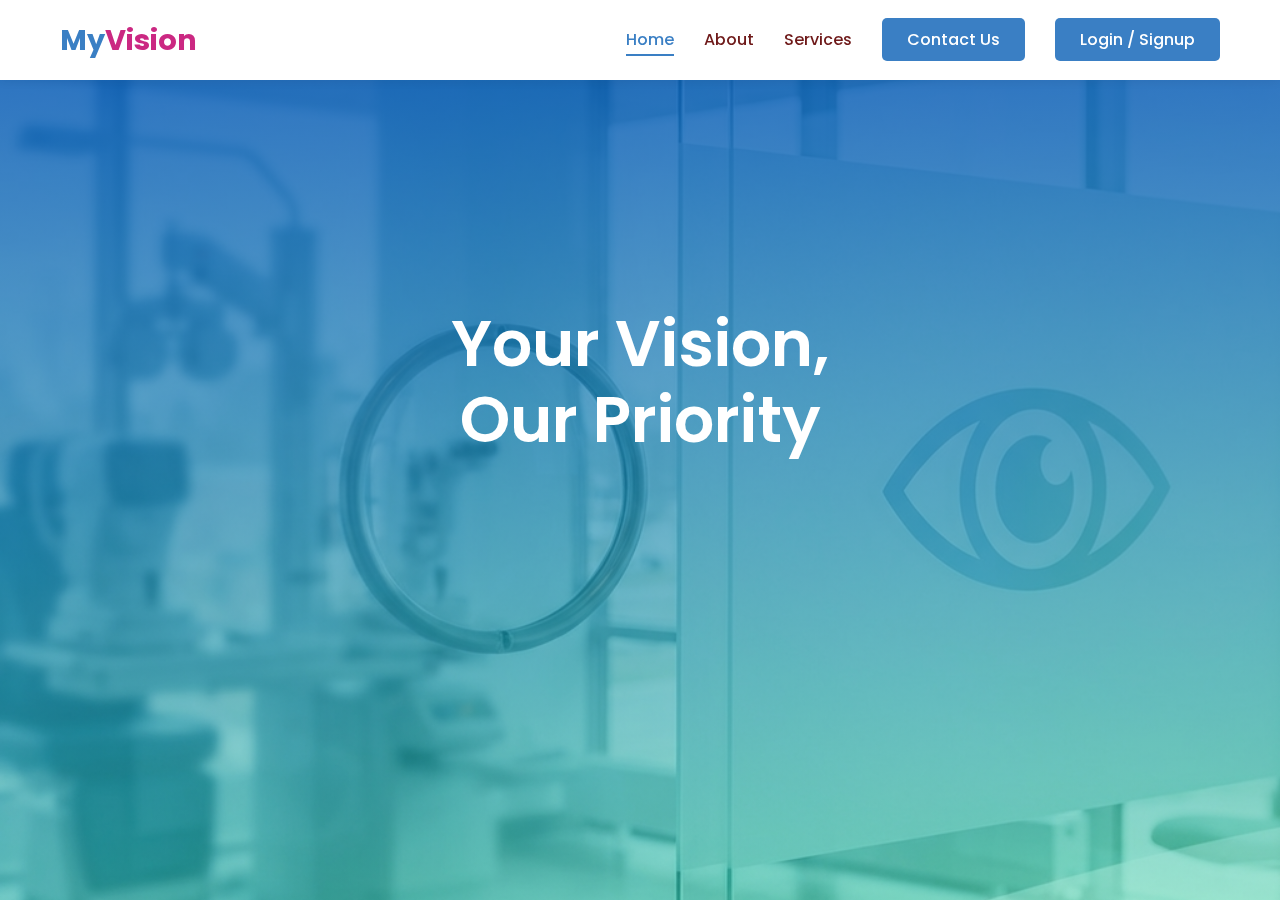
<file: index.html>
<!DOCTYPE html>
<html lang="en">

<head>
    <meta charset="UTF-8">
    <meta name="viewport" content="width=device-width, initial-scale=1.0">
    <title>MyVision Eye Clinic - Your Vision, Our Priority</title>
    <meta name="description"
        content="Expert eye care services including checkups, surgery, and pediatric care. Book your appointment at MyVision Eye Clinic today.">
    <link rel="stylesheet" href="style.css">
    <!-- Font Awesome for Icons -->
    <link rel="stylesheet" href="https://cdnjs.cloudflare.com/ajax/libs/font-awesome/6.0.0/css/all.min.css">
</head>

<body>

    <!-- Navigation -->
    <nav class="navbar">
        <div class="container nav-container">
            <a href="#" class="logo">My<span>Vision</span></a>
            <div class="hamburger">
                <div class="line"></div>
                <div class="line"></div>
                <div class="line"></div>
            </div>
            <ul class="nav-links">
                <li><a href="#home" class="active">Home</a></li>
                <li><a href="#about">About</a></li>
                <li><a href="#services">Services</a></li>
                <li><a href="#contact" class="btn-nav">Contact Us</a></li>
                <li><a href="#" id="authBtn" class="btn-nav">Login / Signup</a></li>
            </ul>
        </div>
    </nav>

    <!-- Hero Section -->
    <header id="home" class="hero">
        <div class="container hero-content">
            <h1>Your Vision, <br>Our Priority</h1>
            <p>Comprehensive eye care solutions tailored to your needs. Trust our expert ophthalmologists for clearer
                vision and a healthier life.</p>
            <div class="hero-btns">
                <a href="#contact" class="btn btn-primary">Book Appointment</a>
                <a href="#services" class="btn btn-secondary">Our Services</a>
            </div>
        </div>
    </header>

    <!-- About Section -->
    <section id="about" class="about section-padding">
        <div class="container about-container">
            <div class="about-image">
                <img src="doctor.png" alt="Dr. Sharma, Senior Ophthalmologist at MyVision Eye Clinic">
            </div>
            <div class="about-text">
                <h4 class="sub-heading">About Us</h4>
                <h2 class="heading">See the World Clearly</h2>
                <p>MyVision Eye Clinic is a premier eye care center dedicated to providing advanced diagnostic and
                    surgical services. With over 15 years of experience, we combine medical expertise with compassionate
                    care to ensure the best outcomes for our patients.</p>
                <ul class="about-features">
                    <li><i class="fas fa-check-circle"></i> Experienced Ophthalmologists</li>
                    <li><i class="fas fa-check-circle"></i> Advanced Diagnostic Technology</li>
                    <li><i class="fas fa-check-circle"></i> Sterile & Patient-Focused Care</li>
                    <li><i class="fas fa-check-circle"></i> Comprehensive Eye Exams</li>
                </ul>
                <a href="#" id="meetTeamBtn" class="btn btn-primary">Meet Our Team</a>
            </div>
        </div>
    </section>

    <!-- Services Section -->
    <section id="services" class="services section-padding bg-light">
        <div class="container">
            <div class="section-header text-center">
                <h4 class="sub-heading">Our Services</h4>
                <h2 class="heading">Expert Eye Care</h2>
                <p>From routine checkups to advanced surgeries, we offer a full spectrum of eye care services.</p>
            </div>

            <div class="services-grid">
                <!-- Service 1 -->
                <div class="service-card">
                    <div class="icon-box">
                        <i class="fas fa-eye"></i>
                    </div>
                    <h3>Comprehensive Checkup</h3>
                    <p>Detailed eye examinations to detect issues early and maintain optimal eye health.</p>
                </div>

                <!-- Service 2 -->
                <div class="service-card">
                    <div class="icon-box">
                        <i class="fas fa-glasses"></i>
                    </div>
                    <h3>Vision Testing & Glasses</h3>
                    <p>Precise refraction testing and a wide range of stylish frames and lenses.</p>
                </div>

                <!-- Service 3 -->
                <div class="service-card">
                    <div class="icon-box">
                        <i class="fas fa-brain"></i>
                    </div>
                    <h3>Cataract Screening</h3>
                    <p>Advanced screening and consultation for cataract and glaucoma management.</p>
                </div>

                <!-- Service 4 -->
                <div class="service-card">
                    <div class="icon-box">
                        <i class="fas fa-child"></i>
                    </div>
                    <h3>Pediatric Eye Care</h3>
                    <p>Specialized eye care for children to ensure healthy vision development.</p>
                </div>
            </div>
        </div>
    </section>

    <!-- Contact Section -->
    <section id="contact" class="contact section-padding">
        <div class="container">
            <div class="section-header text-center">
                <h4 class="sub-heading">Contact Us</h4>
                <h2 class="heading">Book An Appointment</h2>
                <p>We are here to answer your questions and schedule your visit.</p>
            </div>

            <div class="contact-wrapper">
                <div class="contact-info">
                    <div class="info-item">
                        <i class="fas fa-map-marker-alt"></i>
                        <div class="details">
                            <h4>Location</h4>
                            <p>near college,main road,Bhawanipatna,Odisha,766001</p>
                        </div>
                    </div>
                    <div class="info-item">
                        <i class="fas fa-phone-alt"></i>
                        <div class="details">
                            <h4>Phone</h4>
                            <p>+91 7205769288</p>
                        </div>
                    </div>
                    <div class="info-item">
                        <i class="fas fa-envelope"></i>
                        <div class="details">
                            <h4>Email</h4>
                            <p>appointments@myvisionclinic.com</p>
                        </div>
                    </div>

                    <!-- Google Map Placeholder -->
                    <div class="map-container">
                        <iframe
                            src="https://www.google.com/maps/embed?pb=!1m18!1m12!1m3!1d2105.79584777271!2d-0.12775828399658203!3d51.5073509121949!2m3!1f0!2f0!3f0!3m2!1i1024!2i768!4f13.1!3m3!1m2!1s0x487604c38c8cd1d9%3A0xb78f2474b9a45aa9!2sBig%20Ben!5e0!3m2!1sen!2suk!4v1629864234567!5m2!1sen!2suk"
                            width="100%" height="250" style="border:0;" allowfullscreen="" loading="lazy">
                        </iframe>
                    </div>
                </div>

                <div class="contact-form-container">
                    <form id="appointmentForm" class="contact-form">
                        <div class="form-group">
                            <input type="text" id="name" placeholder="Your Name" required>
                            <small class="error-msg">Name is required</small>
                        </div>
                        <div class="form-group">
                            <input type="email" id="email" placeholder="Your Email" required>
                            <small class="error-msg">Valid email is required</small>
                        </div>
                        <div class="form-group">
                            <input type="tel" id="phone" placeholder="Your Phone" required>
                            <small class="error-msg">Phone number is required</small>
                        </div>
                        <div class="form-group">
                            <textarea id="message" rows="5" placeholder="Reason for Visit / Message"
                                required></textarea>
                            <small class="error-msg">Message cannot be empty</small>
                        </div>
                        <button type="submit" class="btn btn-primary full-width">Send Message</button>
                    </form>
                </div>
            </div>
        </div>
    </section>

    <!-- Footer -->
    <footer class="footer">
        <div class="container text-center">
            <p>&copy; 2026 MyVision Eye Clinic. All Rights Reserved.</p>
            <div class="social-links">
                <a href="#"><i class="fab fa-facebook-f"></i></a>
                <a href="#"><i class="fab fa-twitter"></i></a>
                <a href="#"><i class="fab fa-instagram"></i></a>
                <a href="#"><i class="fab fa-linkedin-in"></i></a>
            </div>
        </div>
    </footer>

    <!-- Authentication Modal -->
    <div id="authModal" class="modal">
        <div class="modal-content">
            <span class="close">&times;</span>
            <div class="auth-container">
                <div class="auth-tabs">
                    <button class="auth-tab active" data-tab="login">Login</button>
                    <button class="auth-tab" data-tab="signup">Sign Up</button>
                </div>

                <!-- Login Form -->
                <form id="loginForm" class="auth-form active" autocomplete="on">
                    <h3>Welcome Back</h3>
                    <div class="form-group">
                        <input type="email" id="loginEmail" name="email" placeholder="Email" required autocomplete="email">
                    </div>
                    <div class="form-group">
                        <input type="password" id="loginPassword" name="password" placeholder="Password" required autocomplete="current-password">
                    </div>
                    <button type="submit" class="btn btn-primary full-width">Login</button>
                    <p class="auth-message" id="loginMessage"></p>
                </form>

                <!-- Signup Form -->
                <form id="signupForm" class="auth-form" autocomplete="on">
                    <h3>Create Account</h3>
                    <div class="form-group">
                        <input type="email" id="signupEmail" name="email" placeholder="Email" required autocomplete="email">
                    </div>
                    <div class="form-group">
                        <input type="password" id="signupPassword" name="new-password" placeholder="Password (min 6 characters)" required minlength="6" autocomplete="new-password">
                    </div>
                    <div class="form-group">
                        <input type="password" id="signupConfirmPassword" name="confirm-password" placeholder="Confirm Password" required minlength="6" autocomplete="new-password">
                    </div>
                    <button type="submit" class="btn btn-primary full-width">Sign Up</button>
                    <p class="auth-message" id="signupMessage"></p>
                </form>
            </div>
        </div>
    </div>

    <!-- Team Modal -->
    <div id="teamModal" class="modal">
        <div class="modal-content team-modal-content">
            <span class="close" onclick="closeTeamModal()">&times;</span>
            <div class="team-modal-body">
                <h2 class="heading text-center">Meet Our Expert Team</h2>
                <p class="text-center" style="margin-bottom: 40px; color: var(--light-text);">Our board-certified ophthalmologists bring decades of experience in eye care</p>
                
                <div class="team-grid">
                    <!-- Doctor 1 -->
                    <div class="doctor-card">
                        <div class="doctor-avatar">
                            <i class="fas fa-user-md"></i>
                        </div>
                        <h3>Dr. Rajesh Sharma</h3>
                        <p class="doctor-title">Chief Ophthalmologist</p>
                        <p class="doctor-specialty">Specialization: Cataract & Refractive Surgery</p>
                        <p class="doctor-experience">Experience: 18 Years</p>
                        <p class="doctor-education">MBBS, MS (Ophthalmology), FRCS</p>
                    </div>

                    <!-- Doctor 2 -->
                    <div class="doctor-card">
                        <div class="doctor-avatar">
                            <i class="fas fa-user-md"></i>
                        </div>
                        <h3>Dr. Priya Patel</h3>
                        <p class="doctor-title">Senior Consultant</p>
                        <p class="doctor-specialty">Specialization: Pediatric Ophthalmology</p>
                        <p class="doctor-experience">Experience: 12 Years</p>
                        <p class="doctor-education">MBBS, DNB (Ophthalmology)</p>
                    </div>

                    <!-- Doctor 3 -->
                    <div class="doctor-card">
                        <div class="doctor-avatar">
                            <i class="fas fa-user-md"></i>
                        </div>
                        <h3>Dr. Anil Kumar</h3>
                        <p class="doctor-title">Consultant Ophthalmologist</p>
                        <p class="doctor-specialty">Specialization: Glaucoma & Retina</p>
                        <p class="doctor-experience">Experience: 15 Years</p>
                        <p class="doctor-education">MBBS, MS, Fellowship in Glaucoma</p>
                    </div>

                    <!-- Doctor 4 -->
                    <div class="doctor-card">
                        <div class="doctor-avatar">
                            <i class="fas fa-user-md"></i>
                        </div>
                        <h3>Dr. Meera Reddy</h3>
                        <p class="doctor-title">Consultant Ophthalmologist</p>
                        <p class="doctor-specialty">Specialization: Cornea & LASIK Surgery</p>
                        <p class="doctor-experience">Experience: 10 Years</p>
                        <p class="doctor-education">MBBS, MS (Ophthalmology), Fellowship</p>
                    </div>

                    <!-- Doctor 5 -->
                    <div class="doctor-card">
                        <div class="doctor-avatar">
                            <i class="fas fa-user-md"></i>
                        </div>
                        <h3>Dr. Suresh Iyer</h3>
                        <p class="doctor-title">Associate Consultant</p>
                        <p class="doctor-specialty">Specialization: Oculoplastic Surgery</p>
                        <p class="doctor-experience">Experience: 8 Years</p>
                        <p class="doctor-education">MBBS, DNB, Fellowship in Oculoplasty</p>
                    </div>

                    <!-- Doctor 6 -->
                    <div class="doctor-card">
                        <div class="doctor-avatar">
                            <i class="fas fa-user-md"></i>
                        </div>
                        <h3>Dr. Kavita Singh</h3>
                        <p class="doctor-title">Junior Consultant</p>
                        <p class="doctor-specialty">Specialization: General Ophthalmology</p>
                        <p class="doctor-experience">Experience: 5 Years</p>
                        <p class="doctor-education">MBBS, MS (Ophthalmology)</p>
                    </div>
                </div>
            </div>
        </div>
    </div>

    <!-- Success Popup -->
    <div id="successPopup" class="success-popup">
        <div class="success-popup-content">
            <div class="success-icon">
                <i class="fas fa-check-circle"></i>
            </div>
            <h3 id="successTitle">Success!</h3>
            <p id="successMessage">Your message has been received.</p>
            <button class="btn btn-primary" onclick="closeSuccessPopup()">OK</button>
        </div>
    </div>

    <script src="script.js?v=3.4"></script>
</body>

</html>
</file>
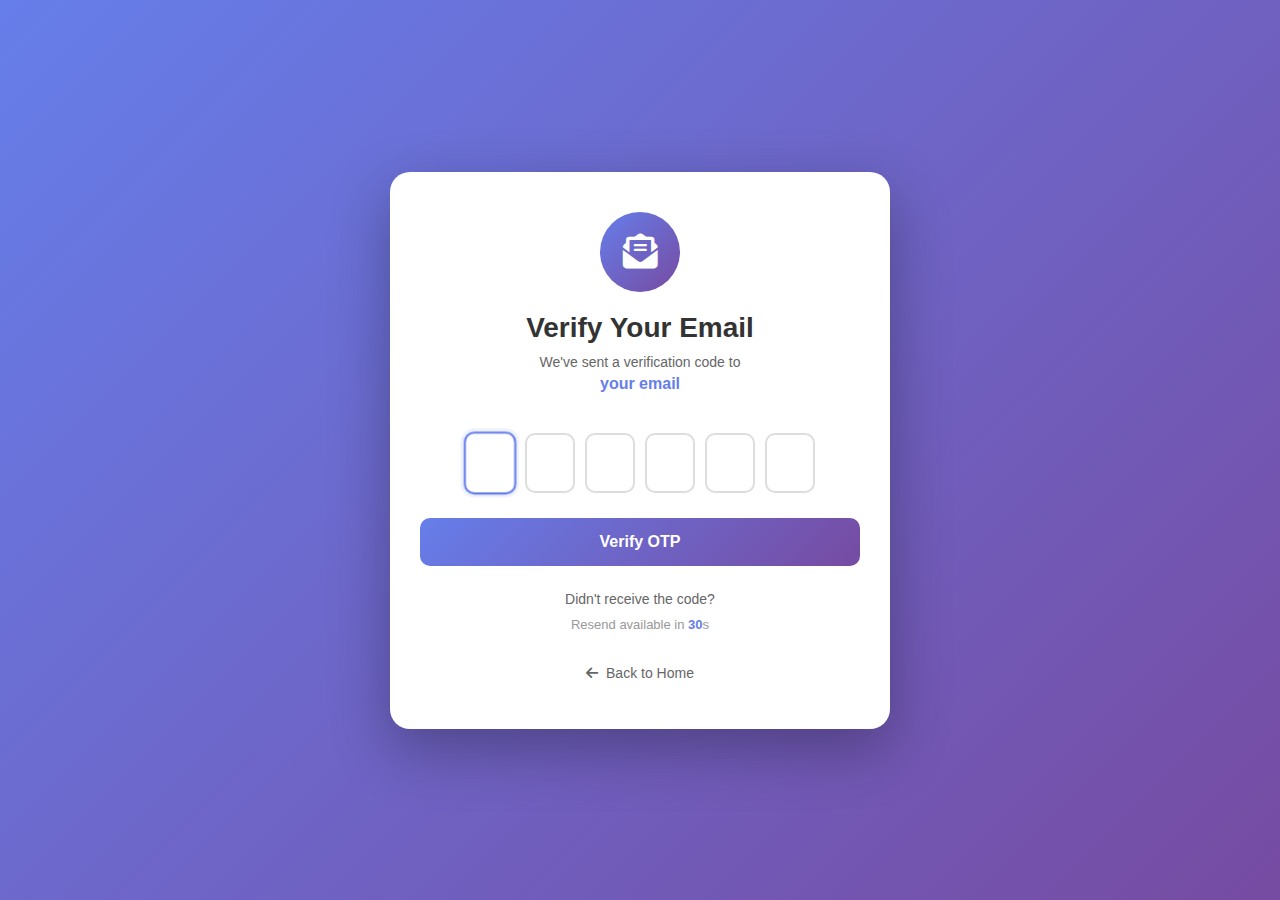
<file: verify-otp.html>
<!DOCTYPE html>
<html lang="en">
<head>
    <meta charset="UTF-8">
    <meta name="viewport" content="width=device-width, initial-scale=1.0">
    <title>Verify OTP - MyVision</title>
    <link rel="stylesheet" href="verify-otp.css">
    <link rel="stylesheet" href="https://cdnjs.cloudflare.com/ajax/libs/font-awesome/6.4.0/css/all.min.css">
</head>
<body>
    <div class="verification-container">
        <div class="verification-card">
            <!-- Logo/Header -->
            <div class="verification-header">
                <div class="icon-circle">
                    <i class="fas fa-envelope-open-text"></i>
                </div>
                <h1>Verify Your Email</h1>
                <p class="subtitle">We've sent a verification code to</p>
                <p class="email-display" id="emailDisplay">your email</p>
            </div>

            <!-- OTP Input Boxes -->
            <div class="otp-container">
                <input type="text" maxlength="1" class="otp-input" id="otp1" autocomplete="off">
                <input type="text" maxlength="1" class="otp-input" id="otp2" autocomplete="off">
                <input type="text" maxlength="1" class="otp-input" id="otp3" autocomplete="off">
                <input type="text" maxlength="1" class="otp-input" id="otp4" autocomplete="off">
                <input type="text" maxlength="1" class="otp-input" id="otp5" autocomplete="off">
                <input type="text" maxlength="1" class="otp-input" id="otp6" autocomplete="off">
            </div>

            <!-- Error Message -->
            <div class="error-message" id="errorMessage" style="display: none;">
                <i class="fas fa-exclamation-circle"></i>
                <span id="errorText">Invalid OTP. Please try again.</span>
            </div>

            <!-- Success Message -->
            <div class="success-message" id="successMessage" style="display: none;">
                <i class="fas fa-check-circle"></i>
                <span>Email verified successfully!</span>
            </div>

            <!-- Verify Button -->
            <button class="verify-btn" id="verifyBtn">
                <span id="verifyBtnText">Verify OTP</span>
                <span class="loader" id="verifyLoader" style="display: none;"></span>
            </button>

            <!-- Resend OTP Section -->
            <div class="resend-section">
                <p class="resend-text">Didn't receive the code?</p>
                <button class="resend-btn" id="resendBtn">
                    <i class="fas fa-redo"></i>
                    <span id="resendBtnText">Resend OTP</span>
                </button>
                <p class="timer-text" id="timerText" style="display: none;">
                    Resend available in <span id="countdown">30</span>s
                </p>
            </div>

            <!-- Back to Login -->
            <div class="back-link">
                <a href="index.html">
                    <i class="fas fa-arrow-left"></i> Back to Home
                </a>
            </div>
        </div>
    </div>

    <script src="verify-otp.js"></script>
</body>
</html>
</file>
<file: style.css>
@import url('https://fonts.googleapis.com/css2?family=Poppins:wght@300;400;500;600;700&display=swap');


:root {
    --primary-color: #3a7fc4;
    
    --secondary-color: #cb2882;
    
    --accent-color: #e9f4f2;
    --text-color: #6e1919;
    --light-text: #732b68;
    --white: #ffffff;
    --nav-height: 80px;
    --transition: all 0.3s ease;
    --shadow: 0 4px 6px rgba(0, 0, 0, 0.1);
}


* {
    margin: 0;
    padding: 0;
    box-sizing: border-box;
}

html,
body {
    height: 100%;
    overflow: hidden;
    
}

body {
    font-family: 'Poppins', sans-serif;
    color: var(--text-color);
    line-height: 1.6;
    background-color: var(--white);
}

a {
    text-decoration: none;
    color: inherit;
}

ul {
    list-style: none;
}

h1,
h2,
h3,
h4 {
    font-weight: 600;
    color: var(--primary-color);
}

img {
    max-width: 100%;
    display: block;
}


.container {
    max-width: 1200px;
    margin: 0 auto;
    padding: 0 20px;
}

.section-padding {
    padding: 60px 0;
}

.btn {
    display: inline-block;
    padding: 12px 30px;
    border-radius: 50px;
    font-weight: 500;
    transition: var(--transition);
    cursor: pointer;
    border: 2px solid transparent;
}

.btn-primary {
    background-color: var(--primary-color);
    color: var(--white);
}

.btn-primary:hover {
    background-color: #004494;
    transform: translateY(-2px);
}

.btn-secondary {
    background-color: var(--white);
    color: var(--primary-color);
    border-color: var(--primary-color);
}

.btn-secondary:hover {
    background-color: var(--primary-color);
    color: var(--white);
    transform: translateY(-2px);
}

.heading {
    font-size: 2.5rem;
    margin-bottom: 20px;
    color: #2c3e50;
}

.sub-heading {
    color: var(--secondary-color);
    text-transform: uppercase;
    letter-spacing: 2px;
    font-size: 1rem;
    margin-bottom: 10px;
    display: block;
}

.text-center {
    text-align: center;
}


.navbar {
    height: var(--nav-height);
    background-color: var(--white);
    box-shadow: 0 2px 10px rgba(0, 0, 0, 0.05);
    position: fixed;
    width: 100%;
    top: 0;
    z-index: 1000;
}

.nav-container {
    display: flex;
    justify-content: space-between;
    align-items: center;
    height: 100%;
}

.logo {
    font-size: 1.8rem;
    font-weight: 700;
    color: var(--primary-color);
}

.logo span {
    color: var(--secondary-color);
}

.nav-links {
    display: flex;
    gap: 30px;
    align-items: center;
}

.nav-links li a {
    font-weight: 500;
    transition: var(--transition);
    position: relative;
    cursor: pointer;
}

.nav-links li a:hover,
.nav-links li a.active {
    color: var(--primary-color);
}

.nav-links li a.active::after {
    content: '';
    position: absolute;
    bottom: -5px;
    left: 0;
    width: 100%;
    height: 2px;
    background-color: var(--primary-color);
}

.btn-nav {
    background-color: var(--primary-color);
    color: var(--white) !important;
    padding: 10px 25px;
    border-radius: 5px;
}

.btn-nav:hover {
    background-color: #004494 !important;
}

.hamburger {
    display: none;
    cursor: pointer;
}

.hamburger .line {
    width: 25px;
    height: 3px;
    background-color: var(--text-color);
    margin: 5px;
    transition: var(--transition);
}


main {
    position: relative;
    top: var(--nav-height);
    height: calc(100vh - var(--nav-height));
    width: 100%;
    overflow: hidden;
}


section,
header {
    position: absolute;
    top: var(--nav-height);
    left: 0;
    width: 100%;
    height: calc(100vh - var(--nav-height));
    
    overflow-y: auto;
    
    padding-bottom: 50px;
    background-color: var(--white);
    opacity: 0;
    visibility: hidden;
    transform: translateY(20px);
    transition: all 0.5s ease;
    z-index: 0;
}


section.active,
header.active {
    opacity: 1;
    visibility: visible;
    transform: translateY(0);
    z-index: 10;
}


.hero {
    
    background: linear-gradient(rgba(0, 86, 179, 0.8), rgba(32, 201, 151, 0.4)), url('hero_bg.png') no-repeat center center/cover;
    display: flex;
    justify-content: center;
    
    align-items: center;
    text-align: center;
    
}

.hero-content {
    max-width: 800px;
    padding: 20px;
}

.hero-content h1 {
    font-size: 4rem;
    margin-bottom: 20px;
    color: var(--white);
    line-height: 1.2;
    animation: fadeInDown 1s ease;
}

.hero-content p {
    font-size: 1.2rem;
    margin-bottom: 30px;
    opacity: 0.9;
    color: var(--white);
    animation: fadeInUp 1s ease 0.3s forwards;
    opacity: 0;
}

.hero-btns {
    animation: fadeInUp 1s ease 0.6s forwards;
    opacity: 0;
}

.hero-btns .btn {
    margin: 0 10px;
}


.about-container {
    display: flex;
    align-items: center;
    gap: 50px;
}

.about-image,
.about-text {
    flex: 1;
}

.about-image img {
    border-radius: 20px;
    box-shadow: 0 20px 40px rgba(0, 0, 0, 0.1);
    transition: var(--transition);
}

.about-features {
    margin: 20px 0 30px;
}

.about-features li {
    margin-bottom: 10px;
    font-size: 1.05rem;
    display: flex;
    align-items: center;
    gap: 10px;
}

.about-features i {
    color: var(--secondary-color);
}


.bg-light {
    background-color: #f8f9fa;
}

.services-grid {
    display: grid;
    grid-template-columns: repeat(auto-fit, minmax(250px, 1fr));
    gap: 30px;
    margin-top: 50px;
}

.service-card {
    background: var(--white);
    padding: 30px;
    border-radius: 15px;
    box-shadow: var(--shadow);
    transition: var(--transition);
    text-align: center;
    position: relative;
    overflow: hidden;
}

.service-card:hover {
    transform: translateY(-10px);
    box-shadow: 0 15px 30px rgba(0, 0, 0, 0.15);
}

.icon-box {
    width: 70px;
    height: 70px;
    background-color: var(--accent-color);
    border-radius: 50%;
    display: flex;
    justify-content: center;
    align-items: center;
    margin: 0 auto 20px;
    color: var(--primary-color);
    font-size: 1.8rem;
    transition: var(--transition);
}

.service-card:hover .icon-box {
    background-color: var(--primary-color);
    color: var(--white);
    transform: rotateY(180deg);
}

.service-card h3 {
    margin-bottom: 15px;
    font-size: 1.3rem;
    color: #222;
}

.service-card p {
    color: var(--light-text);
    font-size: 0.95rem;
    margin-bottom: 20px;
}


.contact-wrapper {
    display: grid;
    grid-template-columns: 1fr 1.5fr;
    gap: 50px;
    margin-top: 50px;
    background: var(--white);
    border-radius: 20px;
    overflow: hidden;
    box-shadow: var(--shadow);
}

.contact-info {
    background-color: var(--primary-color);
    color: var(--white);
    padding: 40px;
    display: flex;
    flex-direction: column;
    justify-content: space-between;
}

.info-item {
    display: flex;
    align-items: flex-start;
    gap: 15px;
    margin-bottom: 30px;
}

.info-item i {
    font-size: 1.5rem;
    color: var(--secondary-color);
}

.info-item h4 {
    color: var(--white);
    margin-bottom: 5px;
    font-size: 1.1rem;
}

.info-item p {
    font-size: 0.95rem;
    opacity: 0.9;
}

.map-container {
    margin-top: 20px;
    border-radius: 10px;
    overflow: hidden;
}

.contact-form-container {
    padding: 40px;
}

.form-group {
    margin-bottom: 20px;
    position: relative;
}

.form-group input,
.form-group textarea {
    width: 100%;
    padding: 12px 15px;
    font-family: inherit;
    border: 1px solid #ddd;
    border-radius: 8px;
    outline: none;
    transition: var(--transition);
    font-size: 1rem;
}

.form-group input:focus,
.form-group textarea:focus {
    border-color: var(--primary-color);
    box-shadow: 0 0 0 3px rgba(0, 86, 179, 0.1);
}

.error-msg {
    color: #f082d5;
    font-size: 0.8rem;
    margin-top: 5px;
    display: none;
}

.full-width {
    width: 100%;
}

/* Success Popup Styles */
.success-popup {
    display: none;
    position: fixed;
    z-index: 3000;
    left: 0;
    top: 0;
    width: 100%;
    height: 100%;
    overflow: auto;
    background-color: rgba(0, 0, 0, 0.6);
    animation: fadeIn 0.3s ease;
}

.success-popup.show {
    display: flex;
    align-items: center;
    justify-content: center;
}

.success-popup-content {
    background-color: var(--white);
    padding: 40px 30px;
    border-radius: 15px;
    width: 90%;
    max-width: 400px;
    box-shadow: 0 10px 40px rgba(0, 0, 0, 0.3);
    text-align: center;
    animation: slideDown 0.3s ease;
}

.success-icon {
    margin-bottom: 20px;
}

.success-icon i {
    font-size: 4rem;
    color: #28a745;
}

.success-popup-content h3 {
    color: var(--primary-color);
    margin-bottom: 15px;
    font-size: 1.5rem;
}

.success-popup-content p {
    color: var(--text-color);
    margin-bottom: 25px;
    line-height: 1.6;
}

.success-popup-content .btn {
    min-width: 120px;
}

/* Team Modal Styles */
.team-modal-content {
    max-width: 1200px;
    width: 95%;
    max-height: 90vh;
    overflow-y: auto;
    padding: 40px 30px;
}

.team-modal-body {
    padding: 20px 0;
}

.team-grid {
    display: grid;
    grid-template-columns: repeat(auto-fit, minmax(300px, 1fr));
    gap: 30px;
    margin-top: 30px;
}

.doctor-card {
    background: var(--white);
    border: 2px solid #e0e0e0;
    border-radius: 15px;
    padding: 30px 20px;
    text-align: center;
    transition: var(--transition);
    box-shadow: 0 2px 10px rgba(0, 0, 0, 0.05);
}

.doctor-card:hover {
    transform: translateY(-5px);
    box-shadow: 0 10px 30px rgba(0, 0, 0, 0.15);
    border-color: var(--primary-color);
}

.doctor-avatar {
    width: 100px;
    height: 100px;
    margin: 0 auto 20px;
    background: linear-gradient(135deg, var(--primary-color), var(--secondary-color));
    border-radius: 50%;
    display: flex;
    align-items: center;
    justify-content: center;
}

.doctor-avatar i {
    font-size: 3rem;
    color: var(--white);
}

.doctor-card h3 {
    color: var(--primary-color);
    font-size: 1.3rem;
    margin-bottom: 10px;
}

.doctor-title {
    color: var(--secondary-color);
    font-weight: 600;
    font-size: 1rem;
    margin-bottom: 15px;
}

.doctor-specialty {
    color: var(--text-color);
    font-size: 0.95rem;
    margin-bottom: 8px;
}

.doctor-experience {
    color: var(--light-text);
    font-size: 0.9rem;
    margin-bottom: 8px;
}

.doctor-education {
    color: var(--light-text);
    font-size: 0.85rem;
    font-style: italic;
}

@media (max-width: 768px) {
    .team-grid {
        grid-template-columns: 1fr;
        gap: 20px;
    }
    
    .team-modal-content {
        padding: 30px 20px;
    }
}


@keyframes fadeInDown {
    from {
        opacity: 0;
        transform: translateY(-20px);
    }

    to {
        opacity: 1;
        transform: translateY(0);
    }
}

@keyframes fadeInUp {
    from {
        opacity: 0;
        transform: translateY(20px);
    }

    to {
        opacity: 1;
        transform: translateY(0);
    }
}


@media (max-width: 992px) {
    .hero-content h1 {
        font-size: 3rem;
    }

    .about-container {
        flex-direction: column;
    }

    .contact-wrapper {
        grid-template-columns: 1fr;
    }

    
}

@media (max-width: 768px) {
    .hamburger {
        display: block;
        z-index: 1001;
    }

    .hamburger.active .line:nth-child(1) {
        transform: rotate(45deg) translate(5px, 6px);
    }

    .hamburger.active .line:nth-child(2) {
        opacity: 0;
    }

    .hamburger.active .line:nth-child(3) {
        transform: rotate(-45deg) translate(5px, -6px);
    }

    .nav-links {
        position: fixed;
        top: 0;
        right: 0;
        height: 100vh;
        width: 70%;
        background-color: var(--white);
        flex-direction: column;
        justify-content: center;
        align-items: center;
        transform: translateX(100%);
        transition: transform 0.4s ease-in-out;
        box-shadow: -5px 0 15px rgba(0, 0, 0, 0.1);
        z-index: 1000;
    }

    .nav-links.active {
        transform: translateX(0);
    }

    .nav-links li {
        margin: 20px 0;
    }

    .hero-content h1 {
        font-size: 2.5rem;
    }
}

@media (max-width: 480px) {
    .btn {
        padding: 10px 20px;
        font-size: 0.9rem;
    }

    .hero-btns {
        display: flex;
        flex-direction: column;
        gap: 10px;
    }

    .hero-btns .btn {
        width: 100%;
        margin: 0;
    }
}

/* Authentication Modal Styles */
.modal {
    display: none;
    position: fixed;
    z-index: 2000;
    left: 0;
    top: 0;
    width: 100%;
    height: 100%;
    overflow: auto;
    background-color: rgba(0, 0, 0, 0.6);
    animation: fadeIn 0.3s ease;
}

.modal.show {
    display: flex;
    align-items: center;
    justify-content: center;
}

@keyframes fadeIn {
    from { opacity: 0; }
    to { opacity: 1; }
}

.modal-content {
    background-color: var(--white);
    margin: auto;
    padding: 0;
    border-radius: 15px;
    width: 90%;
    max-width: 450px;
    box-shadow: 0 10px 40px rgba(0, 0, 0, 0.2);
    position: relative;
    animation: slideDown 0.3s ease;
}

@keyframes slideDown {
    from {
        transform: translateY(-50px);
        opacity: 0;
    }
    to {
        transform: translateY(0);
        opacity: 1;
    }
}

.close {
    color: #aaa;
    position: absolute;
    right: 20px;
    top: 15px;
    font-size: 28px;
    font-weight: bold;
    cursor: pointer;
    z-index: 10;
}

.close:hover,
.close:focus {
    color: #000;
}

.auth-container {
    padding: 40px 30px 30px;
}

.auth-tabs {
    display: flex;
    gap: 10px;
    margin-bottom: 30px;
    border-bottom: 2px solid #f0f0f0;
}

.auth-tab {
    flex: 1;
    padding: 12px 20px;
    background: none;
    border: none;
    font-size: 1rem;
    font-weight: 500;
    color: var(--light-text);
    cursor: pointer;
    transition: var(--transition);
    position: relative;
}

.auth-tab.active {
    color: var(--primary-color);
}

.auth-tab.active::after {
    content: '';
    position: absolute;
    bottom: -2px;
    left: 0;
    width: 100%;
    height: 2px;
    background-color: var(--primary-color);
}

.auth-form {
    display: none;
}

.auth-form.active {
    display: block;
    animation: fadeIn 0.3s ease;
}

.auth-form h3 {
    margin-bottom: 20px;
    color: var(--primary-color);
    text-align: center;
}

.auth-form .form-group {
    margin-bottom: 20px;
}

.auth-form input {
    width: 100%;
    padding: 12px 15px;
    border: 1px solid #ddd;
    border-radius: 8px;
    font-size: 1rem;
    font-family: 'Poppins', sans-serif;
    transition: border-color 0.3s ease;
    pointer-events: auto;
    user-select: text;
}

.auth-form input:focus {
    outline: none;
    border-color: var(--primary-color);
}

.auth-message {
    margin-top: 15px;
    padding: 10px;
    border-radius: 5px;
    text-align: center;
    font-size: 0.9rem;
    display: none;
}

.auth-message.success {
    display: block;
    background-color: #d4edda;
    color: #155724;
    border: 1px solid #c3e6cb;
}

.auth-message.error {
    display: block;
    background-color: #f8d7da;
    color: #721c24;
    border: 1px solid #f5c6cb;
}

.full-width {
    width: 100%;
}

/* Success Notification Popup */
.success-notification {
    position: fixed;
    top: 100px;
    right: 30px;
    background: linear-gradient(135deg, #4CAF50, #45a049);
    color: white;
    padding: 20px 30px;
    border-radius: 10px;
    box-shadow: 0 10px 30px rgba(0, 0, 0, 0.3);
    display: flex;
    align-items: center;
    gap: 15px;
    font-size: 1.1rem;
    font-weight: 500;
    z-index: 10000;
    opacity: 0;
    transform: translateX(400px);
    transition: all 0.4s cubic-bezier(0.68, -0.55, 0.265, 1.55);
}

.success-notification.show {
    opacity: 1;
    transform: translateX(0);
}

.success-notification i {
    font-size: 1.5rem;
    animation: checkmark 0.6s ease;
}

@keyframes checkmark {
    0% {
        transform: scale(0) rotate(0deg);
    }
    50% {
        transform: scale(1.2) rotate(180deg);
    }
    100% {
        transform: scale(1) rotate(360deg);
    }
}

/* Responsive notification */
@media (max-width: 768px) {
    .success-notification {
        right: 15px;
        left: 15px;
        top: 80px;
        font-size: 1rem;
        padding: 15px 20px;
    }
}
</file>
<file: verify-otp.css>
* {
    margin: 0;
    padding: 0;
    box-sizing: border-box;
}

body {
    font-family: 'Segoe UI', Tahoma, Geneva, Verdana, sans-serif;
    background: linear-gradient(135deg, #667eea 0%, #764ba2 100%);
    min-height: 100vh;
    display: flex;
    justify-content: center;
    align-items: center;
    padding: 20px;
}

.verification-container {
    width: 100%;
    max-width: 500px;
}

.verification-card {
    background: white;
    border-radius: 20px;
    padding: 40px 30px;
    box-shadow: 0 20px 60px rgba(0, 0, 0, 0.3);
    animation: slideIn 0.4s ease-out;
}

@keyframes slideIn {
    from {
        opacity: 0;
        transform: translateY(-30px);
    }
    to {
        opacity: 1;
        transform: translateY(0);
    }
}

.verification-header {
    text-align: center;
    margin-bottom: 40px;
}

.icon-circle {
    width: 80px;
    height: 80px;
    background: linear-gradient(135deg, #667eea 0%, #764ba2 100%);
    border-radius: 50%;
    display: flex;
    align-items: center;
    justify-content: center;
    margin: 0 auto 20px;
    animation: pulse 2s infinite;
}

@keyframes pulse {
    0%, 100% {
        transform: scale(1);
    }
    50% {
        transform: scale(1.05);
    }
}

.icon-circle i {
    color: white;
    font-size: 35px;
}

.verification-header h1 {
    font-size: 28px;
    color: #333;
    margin-bottom: 10px;
}

.subtitle {
    color: #666;
    font-size: 14px;
    margin-bottom: 5px;
}

.email-display {
    color: #667eea;
    font-weight: 600;
    font-size: 16px;
    margin-top: 5px;
}

.otp-container {
    display: flex;
    gap: 10px;
    justify-content: center;
    margin-bottom: 25px;
}

.otp-input {
    width: 50px;
    height: 60px;
    text-align: center;
    font-size: 24px;
    font-weight: bold;
    border: 2px solid #ddd;
    border-radius: 10px;
    outline: none;
    transition: all 0.3s ease;
    caret-color: #667eea;
}

.otp-input:focus {
    border-color: #667eea;
    box-shadow: 0 0 0 3px rgba(102, 126, 234, 0.1);
    transform: scale(1.05);
}

.otp-input.error {
    border-color: #e74c3c;
    animation: shake 0.5s;
}

@keyframes shake {
    0%, 100% { transform: translateX(0); }
    25% { transform: translateX(-10px); }
    75% { transform: translateX(10px); }
}

.otp-input.success {
    border-color: #27ae60;
    background-color: #f0fff4;
}

.error-message {
    background-color: #fee;
    color: #e74c3c;
    padding: 12px 15px;
    border-radius: 8px;
    margin-bottom: 20px;
    display: flex;
    align-items: center;
    gap: 10px;
    font-size: 14px;
    animation: slideDown 0.3s ease-out;
}

@keyframes slideDown {
    from {
        opacity: 0;
        transform: translateY(-10px);
    }
    to {
        opacity: 1;
        transform: translateY(0);
    }
}

.success-message {
    background-color: #f0fff4;
    color: #27ae60;
    padding: 12px 15px;
    border-radius: 8px;
    margin-bottom: 20px;
    display: flex;
    align-items: center;
    gap: 10px;
    font-size: 14px;
    animation: slideDown 0.3s ease-out;
}

.verify-btn {
    width: 100%;
    padding: 15px;
    background: linear-gradient(135deg, #667eea 0%, #764ba2 100%);
    color: white;
    border: none;
    border-radius: 10px;
    font-size: 16px;
    font-weight: 600;
    cursor: pointer;
    transition: all 0.3s ease;
    display: flex;
    align-items: center;
    justify-content: center;
    gap: 10px;
}

.verify-btn:hover {
    transform: translateY(-2px);
    box-shadow: 0 5px 20px rgba(102, 126, 234, 0.4);
}

.verify-btn:active {
    transform: translateY(0);
}

.verify-btn:disabled {
    background: #ccc;
    cursor: not-allowed;
    transform: none;
}

.loader {
    width: 20px;
    height: 20px;
    border: 3px solid rgba(255, 255, 255, 0.3);
    border-top-color: white;
    border-radius: 50%;
    animation: spin 0.8s linear infinite;
}

@keyframes spin {
    to { transform: rotate(360deg); }
}

.resend-section {
    margin-top: 25px;
    text-align: center;
}

.resend-text {
    color: #666;
    font-size: 14px;
    margin-bottom: 10px;
}

.resend-btn {
    background: none;
    border: none;
    color: #667eea;
    font-size: 15px;
    font-weight: 600;
    cursor: pointer;
    display: inline-flex;
    align-items: center;
    gap: 8px;
    padding: 8px 16px;
    border-radius: 6px;
    transition: all 0.3s ease;
}

.resend-btn:hover {
    background-color: #f0f4ff;
}

.resend-btn:disabled {
    color: #ccc;
    cursor: not-allowed;
}

.resend-btn i {
    transition: transform 0.3s ease;
}

.resend-btn:hover i {
    transform: rotate(360deg);
}

.timer-text {
    color: #999;
    font-size: 13px;
    margin-top: 8px;
}

.timer-text span {
    font-weight: 600;
    color: #667eea;
}

.back-link {
    text-align: center;
    margin-top: 25px;
}

.back-link a {
    color: #666;
    text-decoration: none;
    font-size: 14px;
    display: inline-flex;
    align-items: center;
    gap: 8px;
    padding: 8px 16px;
    border-radius: 6px;
    transition: all 0.3s ease;
}

.back-link a:hover {
    background-color: #f5f5f5;
    color: #333;
}

/* Responsive Design */
@media (max-width: 480px) {
    .verification-card {
        padding: 30px 20px;
    }

    .otp-input {
        width: 45px;
        height: 55px;
        font-size: 20px;
    }

    .otp-container {
        gap: 8px;
    }

    .verification-header h1 {
        font-size: 24px;
    }
}
</file>
